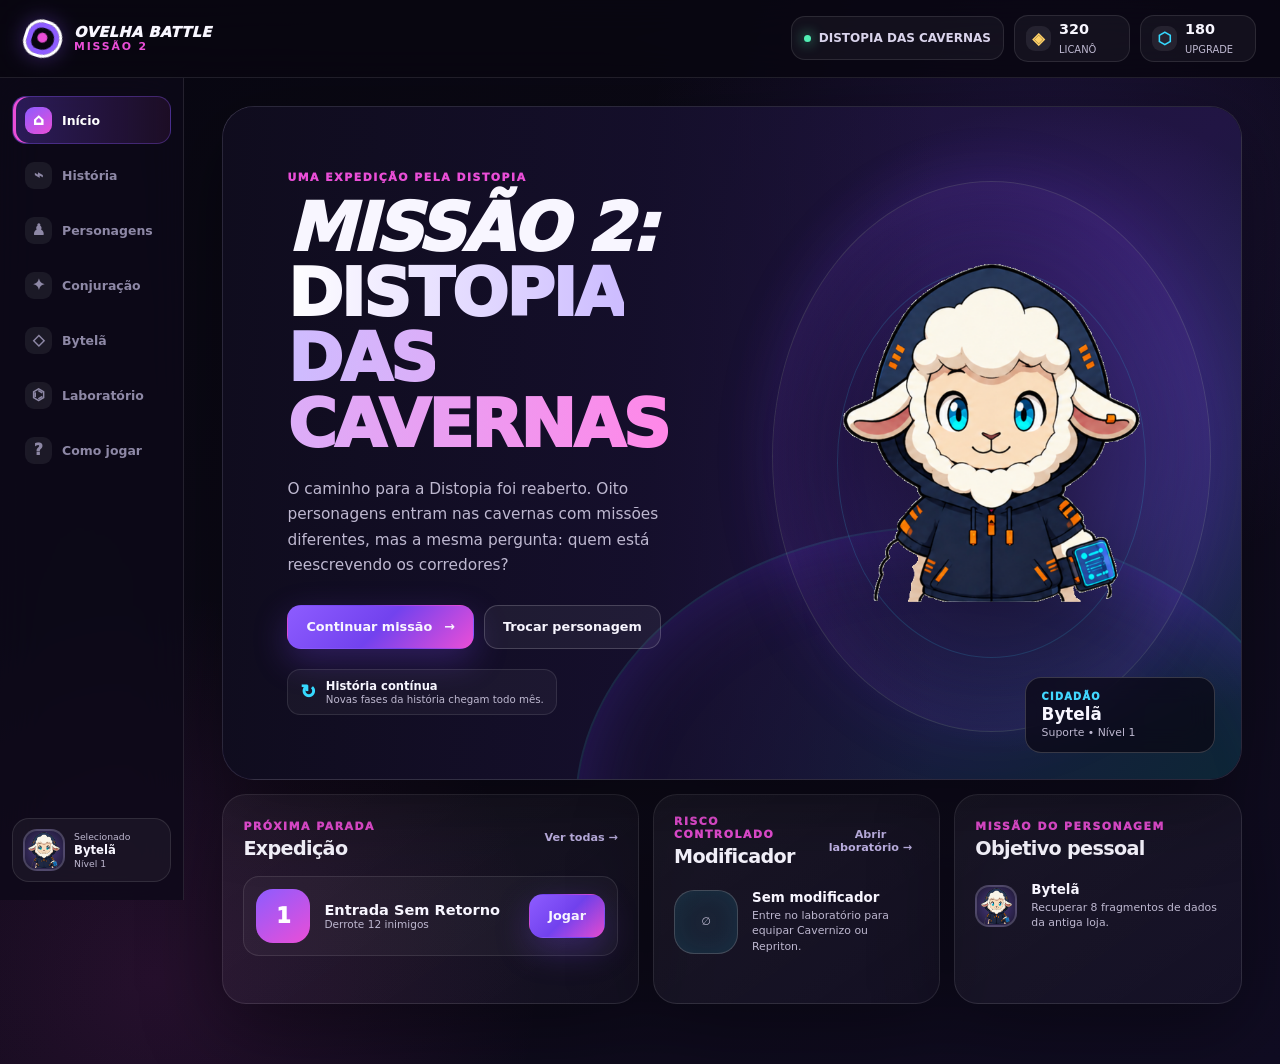
<file: Battle/HTML/ovelhabattle/index.html>
<!doctype html>
<html lang="pt-BR">
  <head>
    <meta charset="UTF-8" />
    <meta name="viewport" content="width=device-width, initial-scale=1.0, viewport-fit=cover" />
    <meta name="theme-color" content="#141126" />
    <meta
      name="description"
      content="Protótipo jogável de Ovelha Battle: Missão 2 — Distopia das Cavernas."
    />
    <title>Ovelha Battle: Missão 2</title>
    <link rel="manifest" href="manifest.webmanifest" />
    <link rel="icon" href="assets/sprites/bytela.png" />
    <link rel="stylesheet" href="css/style.css?v=0.4.0" />
  </head>
  <body>
    <div class="ambient ambient-one"></div>
    <div class="ambient ambient-two"></div>

    <div id="loading" class="loading-screen" aria-live="polite">
      <div class="loading-mark" aria-hidden="true">OB</div>
      <div>
        <strong>Mapeando a caverna…</strong>
        <span id="loading-status">Carregando game.json</span>
      </div>
    </div>

    <div id="app" class="app-shell is-hidden">
      <header class="topbar">
        <button class="brand" data-screen-target="home" aria-label="Voltar ao início">
          <span class="brand-orbit" aria-hidden="true"></span>
          <span>
            <strong>OVELHA BATTLE</strong>
            <small>MISSÃO 2</small>
          </span>
        </button>

        <div class="topbar-status">
          <div class="season-pill">
            <span class="pulse-dot"></span>
            <span>Distopia das Cavernas</span>
          </div>
          <div class="currency-pill currency-licano" title="Licanô: ganho vencendo batalhas">
            <span class="currency-icon">◈</span>
            <strong id="currency-licano">0</strong>
            <small>Licanô</small>
          </div>
          <div class="currency-pill currency-upgrade" title="Pontos usados para subir de nível">
            <span class="currency-icon">⬡</span>
            <strong id="currency-upgrade">0</strong>
            <small>Upgrade</small>
          </div>
        </div>
      </header>

      <aside class="sidebar" aria-label="Menu principal">
        <nav class="main-nav">
          <button class="nav-button is-active" data-screen-target="home">
            <span class="nav-icon">⌂</span><span>Início</span>
          </button>
          <button class="nav-button" data-screen-target="story">
            <span class="nav-icon">⌁</span><span>História</span>
          </button>
          <button class="nav-button" data-screen-target="roster">
            <span class="nav-icon">♟</span><span>Personagens</span>
          </button>
          <button class="nav-button" data-screen-target="summon">
            <span class="nav-icon">✦</span><span>Conjuração</span>
          </button>
          <button class="nav-button" data-screen-target="shop">
            <span class="nav-icon">◇</span><span>Bytelã</span>
          </button>
          <button class="nav-button" data-screen-target="lab">
            <span class="nav-icon">⌬</span><span>Laboratório</span>
          </button>
          <button class="nav-button" data-screen-target="guide">
            <span class="nav-icon">?</span><span>Como jogar</span>
          </button>
        </nav>

        <div class="sidebar-hero" id="sidebar-hero">
          <div class="mini-avatar" id="sidebar-avatar"></div>
          <div>
            <small>Selecionado</small>
            <strong id="sidebar-character-name">Gabriel</strong>
            <span id="sidebar-character-level">Nível 1</span>
          </div>
        </div>
      </aside>

      <main class="main-content" id="main-content">
        <section class="screen is-active" id="screen-home" data-screen="home">
          <div class="home-hero panel-dark">
            <div class="hero-copy">
              <span class="eyebrow">UMA EXPEDIÇÃO PELA DISTOPIA</span>
              <h1 id="home-title">Missão 2:<br /><em>Distopia das Cavernas</em></h1>
              <p id="home-intro"></p>
              <div class="hero-actions">
                <button class="button button-primary" id="continue-story-button">
                  <span>Continuar missão</span><b>→</b>
                </button>
                <button class="button button-secondary" data-screen-target="roster">
                  Trocar personagem
                </button>
              </div>
              <div class="monthly-note">
                <span>↻</span>
                <div><strong>História contínua</strong><small id="monthly-message"></small></div>
              </div>
            </div>
            <div class="hero-visual" id="home-hero-visual" aria-label="Personagem selecionado">
              <div class="cave-ring ring-one"></div>
              <div class="cave-ring ring-two"></div>
              <div class="hero-sprite-wrap" id="home-hero-sprite"></div>
              <div class="hero-stat-card">
                <span id="home-hero-rarity">CRIADOR</span>
                <strong id="home-hero-name">Gabriel</strong>
                <small id="home-hero-role">Controle • Nível 1</small>
              </div>
            </div>
          </div>

          <div class="dashboard-grid">
            <article class="dashboard-card next-phase-card">
              <div class="section-heading compact">
                <div><span class="eyebrow">PRÓXIMA PARADA</span><h2>Expedição</h2></div>
                <button class="text-button" data-screen-target="story">Ver todas →</button>
              </div>
              <div id="featured-phase"></div>
            </article>

            <article class="dashboard-card lab-status-card">
              <div class="section-heading compact">
                <div><span class="eyebrow">RISCO CONTROLADO</span><h2>Modificador</h2></div>
                <button class="text-button" data-screen-target="lab">Abrir laboratório →</button>
              </div>
              <div id="home-modifier-status"></div>
            </article>

            <article class="dashboard-card goals-card">
              <div class="section-heading compact">
                <div><span class="eyebrow">MISSÃO DO PERSONAGEM</span><h2>Objetivo pessoal</h2></div>
              </div>
              <div id="home-character-goal"></div>
            </article>
          </div>
        </section>

        <section class="screen" id="screen-story" data-screen="story">
          <div class="section-heading">
            <div>
              <span class="eyebrow">MODO HISTÓRIA • ATUALIZAÇÃO MENSAL</span>
              <h1>Caminhos da Distopia</h1>
              <p id="story-summary"></p>
            </div>
            <div class="progress-summary">
              <strong id="story-progress-value">0/5</strong>
              <span>fases concluídas</span>
            </div>
          </div>
          <div class="story-layout">
            <div class="phase-path" id="story-phase-grid"></div>
            <aside class="story-aside panel-dark">
              <span class="eyebrow">EQUIPE DA EXPEDIÇÃO</span>
              <h2>Objetivos individuais</h2>
              <p>Cada personagem lê a mesma fase de um jeito diferente.</p>
              <div class="story-character-list" id="story-character-list"></div>
            </aside>
          </div>
        </section>

        <section class="screen" id="screen-roster" data-screen="roster">
          <div class="section-heading">
            <div>
              <span class="eyebrow">ARQUIVO DE COMBATENTES</span>
              <h1>Personagens</h1>
              <p>Escolha seu personagem, suba de nível e encontre seu próximo visual.</p>
            </div>
            <div class="filter-row" id="rarity-filters"></div>
          </div>
          <div class="roster-layout">
            <div class="roster-grid" id="roster-grid"></div>
            <aside class="character-detail panel-dark" id="character-detail"></aside>
          </div>
        </section>

        <section class="screen" id="screen-summon" data-screen="summon">
          <div class="summon-stage panel-dark">
            <div class="summon-copy">
              <span class="eyebrow">CONTRATO SEM ALEATORIEDADE</span>
              <h1>Conjuração do Gabriel</h1>
              <p id="summon-description"></p>
              <div class="summon-rule">
                <span>✓</span>
                <div><strong>Você vê quem virá.</strong><small>O preço é fixo. Nada de caixa surpresa.</small></div>
              </div>
              <div class="summon-price" id="summon-price"></div>
              <button class="button button-primary button-wide" id="summon-button">Conjurar personagem</button>
            </div>
            <div class="summon-preview" id="summon-preview"></div>
          </div>
          <div class="summon-queue-wrap">
            <div class="section-heading compact">
              <div><span class="eyebrow">ORDEM PÚBLICA</span><h2>Próximas conjurações</h2></div>
            </div>
            <div class="summon-queue" id="summon-queue"></div>
          </div>
        </section>

        <section class="screen" id="screen-shop" data-screen="shop">
          <div class="shop-header panel-dark">
            <div class="shopkeeper" id="shopkeeper-visual"></div>
            <div>
              <span class="eyebrow">COMÉRCIO OFICIALMENTE QUESTIONÁVEL</span>
              <h1>Loja da Bytelã</h1>
              <p id="shop-subtitle"></p>
              <blockquote>“Não toque em nada iluminado… a menos que vá comprar.”</blockquote>
            </div>
          </div>
          <div class="shop-grid" id="shop-grid"></div>
        </section>

        <section class="screen" id="screen-lab" data-screen="lab">
          <div class="lab-header panel-dark">
            <div>
              <span class="eyebrow">ACESSO NÃO RECOMENDADO</span>
              <h1>Laboratório do Gabriel.AI</h1>
              <p id="lab-subtitle"></p>
            </div>
            <div class="lab-character" id="lab-character-visual"></div>
          </div>
          <div class="warning-banner"><span>!</span><strong>Itens banidos</strong><small>Equipe apenas um por batalha. O laboratório não aceita devolução.</small></div>
          <div class="lab-grid" id="lab-grid"></div>
        </section>

        <section class="screen" id="screen-guide" data-screen="guide">
          <div class="section-heading">
            <div>
              <span class="eyebrow">MANUAL DE SOBREVIVÊNCIA DIGITAL</span>
              <h1>Como jogar</h1>
              <p>O protótipo funciona com teclado, mouse e controles de toque.</p>
            </div>
          </div>
          <div class="guide-grid">
            <article class="guide-card"><span class="guide-number">01</span><h2>Movimente-se</h2><div class="key-cluster"><kbd>W</kbd><div><kbd>A</kbd><kbd>S</kbd><kbd>D</kbd></div></div><p>Use W, A, S e D. No celular, use o direcional virtual.</p></article>
            <article class="guide-card"><span class="guide-number">02</span><h2>Ataque</h2><div class="mouse-icon">●</div><p>Clique para atirar na direção do cursor. Segure ESPAÇO ou o botão ATACAR para disparar no inimigo mais próximo.</p></article>
            <article class="guide-card"><span class="guide-number">03</span><h2>Cumpra a fase</h2><div class="objective-icon">◎</div><p>Derrote, colete, sobreviva ou enfrente o chefe. Cada fase usa uma regra diferente.</p></article>
            <article class="guide-card"><span class="guide-number">04</span><h2>Evolua</h2><div class="objective-icon">⬡</div><p>Ganhe Licanô e pontos de upgrade. Personagens e modificadores ficam salvos neste dispositivo.</p></article>
          </div>
          <div class="data-note panel-dark">
            <div><span class="eyebrow">SUA EXPEDIÇÃO</span><h2>Progresso neste dispositivo</h2><p>Vitórias, níveis e itens ficam salvos neste navegador. Reinicie apenas se quiser começar uma nova expedição.</p></div>
            <button class="button button-danger" id="reset-progress-button">Reiniciar progresso local</button>
          </div>
        </section>
      </main>
    </div>

    <section id="battle-view" class="battle-view is-hidden" aria-label="Batalha">
      <canvas tabindex="0" aria-label="Arena de batalha. Use W A S D para andar e Espaço para atacar." id="game-canvas" width="1280" height="720"></canvas>
      <div class="battle-vignette"></div>
      <header class="battle-hud-top">
        <button id="battle-exit-button" class="hud-button" aria-label="Sair da batalha">←</button>
        <div class="battle-phase-title"><small id="battle-phase-kicker">FASE 1</small><strong id="battle-phase-name">Entrada sem retorno</strong></div>
        <div class="battle-timer"><span>◷</span><strong id="battle-timer-value">01:15</strong></div>
        <button id="battle-pause-button" class="hud-button" aria-label="Pausar">Ⅱ</button>
      </header>
      <div class="battle-objective">
        <span id="battle-objective-label">Derrote 12 invasores</span>
        <strong id="battle-objective-progress">0 / 12</strong>
        <div class="objective-bar"><i id="battle-objective-bar"></i></div>
      </div>
      <div class="battle-player-card">
        <div class="battle-avatar" id="battle-avatar"></div>
        <div><strong id="battle-character-name">Gabriel</strong><small id="battle-modifier-name">Sem modificador</small><div class="hp-bar"><i id="battle-hp-bar"></i></div><span id="battle-hp-text">3900 / 3900</span></div>
      </div>
      <div class="battle-feed" id="battle-feed" aria-live="polite"></div>
      <div class="touch-controls" id="touch-controls">
        <div class="dpad">
          <button aria-label="Andar para cima" data-touch-key="KeyW">▲</button>
          <button aria-label="Andar para a esquerda" data-touch-key="KeyA">◀</button>
          <button aria-label="Andar para baixo" data-touch-key="KeyS">▼</button>
          <button aria-label="Andar para a direita" data-touch-key="KeyD">▶</button>
        </div>
        <button class="attack-touch" id="touch-attack-button"><span>✦</span>ATACAR</button>
      </div>
      <div class="pause-card is-hidden" id="pause-card">
        <span class="eyebrow">TEMPO CONGELADO</span>
        <h2>Batalha pausada</h2>
        <button class="button button-primary" id="resume-button">Continuar</button>
        <button class="button button-secondary" id="pause-exit-button">Sair da fase</button>
      </div>
    </section>

    <dialog class="story-dialog" id="story-dialog" aria-labelledby="story-title">
      <header class="story-scene-header">
        <button class="text-button" data-story="back">← Voltar ao mapa</button>
        <span data-story="phase" class="eyebrow"></span>
        <button class="button button-secondary" data-story="voice" aria-pressed="true">Voz ligada</button>
      </header>
      <div class="story-scene-body">
        <div class="story-speaker-art"><img data-story="portrait" alt="" hidden /><span class="story-art-mark" aria-hidden="true">⌁</span></div>
        <div class="story-scene-copy">
          <span class="eyebrow" data-story="speaker"></span>
          <h2 id="story-title" data-story="title"></h2>
          <p data-story="text" class="story-line"></p>
          <div class="story-reading"><button class="text-button" data-story="listen">↻ Ouvir trecho</button><span data-story="count"></span></div>
          <div class="story-line-progress"><i data-story="progress"></i></div>
          <small data-story="status" role="status"></small>
        </div>
      </div>
      <footer class="story-scene-footer">
        <div class="story-mission"><small>SEU OBJETIVO</small><strong data-story="objective"></strong><span>O tempo começa ao entrar na batalha.</span></div>
        <div class="story-scene-actions"><button class="button button-secondary" data-story="previous">Anterior</button><button class="button button-primary" data-story="next" autofocus>Avançar →</button></div>
        <button class="text-button story-skip" data-story="skip">Pular história e jogar →</button>
      </footer>
    </dialog>

    <dialog class="game-dialog" id="game-dialog">
      <button class="dialog-close" id="dialog-close" aria-label="Fechar">×</button>
      <div id="dialog-content"></div>
    </dialog>

    <div class="toast-stack" id="toast-stack" aria-live="polite"></div>

    <script type="module" src="js/app.js?v=0.4.0"></script>
  </body>
</html>
</file>
<file: Battle/HTML/ovelhabattle/css/style.css>
:root {
  color-scheme: dark;
  --bg: #0b0915;
  --bg-soft: #121025;
  --panel: rgba(24, 20, 44, 0.9);
  --panel-solid: #18142c;
  --panel-light: #241d42;
  --line: rgba(255, 255, 255, 0.1);
  --line-strong: rgba(255, 255, 255, 0.18);
  --text: #f8f6ff;
  --muted: #beb8d0;
  --violet: #8d5cff;
  --violet-dark: #5f35d4;
  --magenta: #ea4ed7;
  --cyan: #36d9ff;
  --green: #52efb4;
  --gold: #ffd166;
  --orange: #ff884d;
  --danger: #ff5e76;
  --shadow: 0 22px 80px rgba(0, 0, 0, 0.38);
  --radius: 24px;
  --radius-small: 16px;
  --topbar-height: 78px;
  --sidebar-width: 184px;
}

* {
  box-sizing: border-box;
}

html {
  min-height: 100%;
  background: var(--bg);
}

body {
  min-width: 320px;
  min-height: 100vh;
  margin: 0;
  overflow-x: hidden;
  color: var(--text);
  background:
    radial-gradient(circle at 82% 18%, rgba(104, 62, 218, 0.18), transparent 30%),
    radial-gradient(circle at 12% 92%, rgba(214, 58, 192, 0.12), transparent 26%),
    linear-gradient(145deg, #080711 0%, #0d0a18 56%, #100c22 100%);
  font-family: Inter, ui-sans-serif, system-ui, -apple-system, BlinkMacSystemFont, "Segoe UI", sans-serif;
  -webkit-font-smoothing: antialiased;
}

button,
input,
select {
  font: inherit;
}

button {
  color: inherit;
}

button:focus-visible,
[tabindex]:focus-visible {
  outline: 3px solid var(--cyan);
  outline-offset: 3px;
}

img {
  display: block;
  max-width: 100%;
  user-select: none;
  -webkit-user-drag: none;
}

.is-hidden {
  display: none !important;
}

.ambient {
  position: fixed;
  z-index: -1;
  width: 430px;
  height: 430px;
  border-radius: 50%;
  opacity: 0.18;
  filter: blur(100px);
  pointer-events: none;
}

.ambient-one {
  top: 14%;
  right: -240px;
  background: var(--violet);
}

.ambient-two {
  bottom: -260px;
  left: 18%;
  background: var(--magenta);
}

.loading-screen {
  position: fixed;
  inset: 0;
  z-index: 1000;
  display: grid;
  place-content: center;
  grid-template-columns: auto auto;
  gap: 20px;
  background:
    radial-gradient(circle, rgba(109, 69, 233, 0.2), transparent 34%),
    #090711;
}

.loading-screen > div:last-child {
  display: grid;
  align-content: center;
  gap: 3px;
}

.loading-screen strong {
  font-size: 1.15rem;
}

.loading-screen span {
  color: var(--muted);
  font-size: 0.84rem;
}

.loading-mark {
  position: relative;
  display: grid;
  width: 64px;
  height: 64px;
  place-items: center;
  border: 2px solid rgba(255, 255, 255, 0.22);
  border-radius: 22px;
  background: linear-gradient(145deg, var(--violet), var(--magenta));
  box-shadow: 0 0 40px rgba(141, 92, 255, 0.46);
  font-weight: 1000;
  letter-spacing: -0.08em;
  transform: rotate(-8deg);
  animation: loadingPulse 1.4s ease-in-out infinite;
}

@keyframes loadingPulse {
  50% { transform: rotate(4deg) scale(1.06); }
}

.app-shell {
  display: grid;
  min-height: 100vh;
  grid-template-columns: var(--sidebar-width) minmax(0, 1fr);
  grid-template-rows: var(--topbar-height) minmax(0, 1fr);
}

.topbar {
  position: sticky;
  z-index: 50;
  top: 0;
  display: flex;
  height: var(--topbar-height);
  grid-column: 1 / -1;
  align-items: center;
  justify-content: space-between;
  padding: 0 24px;
  border-bottom: 1px solid var(--line);
  background: rgba(9, 7, 17, 0.85);
  backdrop-filter: blur(22px);
}

.brand {
  display: flex;
  align-items: center;
  gap: 12px;
  padding: 0;
  border: 0;
  background: none;
  cursor: pointer;
  text-align: left;
}

.brand span:last-child {
  display: grid;
}

.brand strong {
  font-size: 0.9rem;
  font-style: italic;
  font-weight: 1000;
  letter-spacing: 0.04em;
}

.brand small {
  color: var(--magenta);
  font-size: 0.68rem;
  font-weight: 900;
  letter-spacing: 0.17em;
}

.brand-orbit {
  position: relative;
  display: block;
  width: 38px;
  height: 38px;
  border: 3px solid white;
  border-radius: 48% 52% 56% 44%;
  box-shadow: inset 0 0 0 5px var(--violet), 0 0 20px rgba(141, 92, 255, 0.34);
  transform: rotate(18deg);
}

.brand-orbit::after {
  position: absolute;
  top: 10px;
  left: 10px;
  width: 10px;
  height: 10px;
  border-radius: 50%;
  background: var(--magenta);
  content: "";
}

.topbar-status {
  display: flex;
  align-items: center;
  gap: 10px;
}

.season-pill,
.currency-pill {
  display: flex;
  min-height: 44px;
  align-items: center;
  gap: 8px;
  padding: 7px 12px;
  border: 1px solid var(--line);
  border-radius: 14px;
  background: rgba(255, 255, 255, 0.045);
}

.season-pill {
  color: #d9d3eb;
  font-size: 0.75rem;
  font-weight: 800;
  text-transform: uppercase;
}

.pulse-dot {
  width: 7px;
  height: 7px;
  border-radius: 50%;
  background: var(--green);
  box-shadow: 0 0 13px var(--green);
  animation: pulse 1.8s infinite;
}

@keyframes pulse {
  50% { opacity: 0.45; }
}

.currency-pill {
  min-width: 116px;
  display: grid;
  grid-template-columns: 25px 1fr;
  grid-template-rows: auto auto;
  column-gap: 8px;
  padding: 6px 11px;
}

.currency-icon {
  display: grid;
  width: 25px;
  height: 25px;
  grid-row: 1 / -1;
  place-items: center;
  align-self: center;
  border-radius: 9px;
  background: rgba(255, 255, 255, 0.08);
  font-weight: 1000;
}

.currency-pill strong {
  align-self: end;
  font-size: 0.9rem;
  line-height: 1;
}

.currency-pill small {
  align-self: start;
  color: var(--muted);
  font-size: 0.62rem;
  line-height: 1;
  text-transform: uppercase;
}

.currency-licano .currency-icon { color: var(--gold); }
.currency-upgrade .currency-icon { color: var(--cyan); }

.sidebar {
  position: sticky;
  z-index: 40;
  top: var(--topbar-height);
  display: flex;
  height: calc(100vh - var(--topbar-height));
  flex-direction: column;
  justify-content: space-between;
  padding: 18px 12px;
  border-right: 1px solid var(--line);
  background: rgba(13, 10, 25, 0.78);
  backdrop-filter: blur(22px);
}

.main-nav {
  display: grid;
  gap: 7px;
}

.nav-button {
  position: relative;
  display: flex;
  min-height: 48px;
  align-items: center;
  gap: 10px;
  padding: 8px 12px;
  overflow: hidden;
  border: 1px solid transparent;
  border-radius: 14px;
  color: #8e88a6;
  background: transparent;
  cursor: pointer;
  font-size: 0.78rem;
  font-weight: 800;
  text-align: left;
  transition: 180ms ease;
}

.nav-button:hover {
  color: var(--text);
  background: rgba(255, 255, 255, 0.055);
}

.nav-button.is-active {
  border-color: rgba(141, 92, 255, 0.32);
  color: white;
  background: linear-gradient(90deg, rgba(112, 68, 231, 0.32), rgba(234, 78, 215, 0.08));
  box-shadow: inset 3px 0 0 var(--magenta);
}

.nav-icon {
  display: grid;
  width: 27px;
  height: 27px;
  flex: 0 0 27px;
  place-items: center;
  border-radius: 9px;
  background: rgba(255, 255, 255, 0.065);
  font-size: 0.95rem;
  font-weight: 1000;
}

.nav-button.is-active .nav-icon {
  color: white;
  background: linear-gradient(145deg, var(--violet), var(--magenta));
}

.sidebar-hero {
  display: flex;
  align-items: center;
  gap: 9px;
  padding: 10px;
  border: 1px solid var(--line);
  border-radius: 17px;
  background: rgba(255, 255, 255, 0.045);
}

.sidebar-hero > div:last-child {
  display: grid;
  min-width: 0;
  gap: 1px;
}

.sidebar-hero small,
.sidebar-hero span {
  color: var(--muted);
  font-size: 0.58rem;
}

.sidebar-hero strong {
  overflow: hidden;
  font-size: 0.73rem;
  text-overflow: ellipsis;
  white-space: nowrap;
}

.mini-avatar,
.battle-avatar {
  position: relative;
  display: grid;
  flex: 0 0 auto;
  place-items: center;
  overflow: hidden;
  border: 2px solid rgba(255, 255, 255, 0.17);
  border-radius: 14px;
  background: radial-gradient(circle, #4f3d88, #1c1730);
}

.mini-avatar {
  width: 42px;
  height: 42px;
}

.mini-avatar img,
.battle-avatar img {
  width: 100%;
  height: 100%;
  object-fit: cover;
  object-position: center 18%;
}

.main-content {
  min-width: 0;
  padding: 28px clamp(18px, 3vw, 46px) 60px;
}

.screen {
  display: none;
  width: min(1480px, 100%);
  margin: 0 auto;
  animation: screenIn 300ms ease both;
}

.screen.is-active {
  display: block;
}

@keyframes screenIn {
  from { opacity: 0; transform: translateY(9px); }
}

.panel-dark,
.dashboard-card,
.guide-card,
.shop-item,
.lab-item,
.phase-card,
.character-card {
  border: 1px solid var(--line);
  box-shadow: var(--shadow);
}

.panel-dark {
  background:
    linear-gradient(145deg, rgba(255, 255, 255, 0.055), transparent 45%),
    rgba(20, 16, 38, 0.93);
}

.eyebrow {
  display: inline-block;
  color: var(--magenta);
  font-size: 0.68rem;
  font-weight: 1000;
  letter-spacing: 0.14em;
  text-transform: uppercase;
}

h1,
h2,
h3,
p {
  margin-top: 0;
}

h1,
h2,
h3 {
  letter-spacing: -0.035em;
}

h1 {
  margin-bottom: 10px;
  font-size: clamp(2rem, 4vw, 4.8rem);
  line-height: 0.98;
}

h2 {
  margin-bottom: 8px;
}

p {
  color: var(--muted);
  line-height: 1.65;
}

.home-hero {
  position: relative;
  display: grid;
  min-height: 490px;
  grid-template-columns: minmax(0, 1.02fr) minmax(420px, 0.98fr);
  overflow: hidden;
  border-radius: 32px;
  isolation: isolate;
}

.home-hero::before {
  position: absolute;
  z-index: -1;
  inset: 0;
  background:
    linear-gradient(90deg, rgba(15, 12, 29, 0.96) 0%, rgba(19, 14, 40, 0.84) 42%, transparent 70%),
    radial-gradient(circle at 82% 48%, rgba(124, 77, 247, 0.42), transparent 36%),
    linear-gradient(135deg, #17102c, #211544 60%, #0d2636);
  content: "";
}

.home-hero::after {
  position: absolute;
  z-index: -1;
  right: -7%;
  bottom: -46%;
  width: 72%;
  height: 83%;
  border: 2px solid rgba(78, 221, 255, 0.12);
  border-radius: 50%;
  box-shadow: inset 0 0 80px rgba(94, 54, 218, 0.3);
  content: "";
}

.hero-copy {
  z-index: 2;
  display: flex;
  flex-direction: column;
  justify-content: center;
  padding: clamp(30px, 5vw, 70px);
}

.hero-copy h1 {
  max-width: 680px;
  margin: 12px 0 20px;
  font-size: clamp(2.4rem, 5.2vw, 5.4rem);
  font-style: italic;
  font-weight: 1000;
  text-transform: uppercase;
}

.hero-copy h1 em {
  color: transparent;
  background: linear-gradient(90deg, #fff, #cdbdff 38%, #ff87e8);
  background-clip: text;
  font-style: normal;
}

.hero-copy > p {
  max-width: 610px;
  font-size: 0.96rem;
}

.hero-actions {
  display: flex;
  flex-wrap: wrap;
  gap: 10px;
  margin: 11px 0 20px;
}

.button {
  display: inline-flex;
  min-height: 46px;
  align-items: center;
  justify-content: center;
  gap: 12px;
  padding: 11px 18px;
  border: 1px solid transparent;
  border-radius: 14px;
  cursor: pointer;
  font-size: 0.8rem;
  font-weight: 900;
  transition: transform 160ms ease, filter 160ms ease, background 160ms ease;
}

.button:hover:not(:disabled) {
  filter: brightness(1.12);
  transform: translateY(-2px);
}

.button:active:not(:disabled) {
  transform: translateY(0);
}

.button:disabled {
  cursor: not-allowed;
  filter: saturate(0.3);
  opacity: 0.48;
}

.button-primary {
  background: linear-gradient(135deg, var(--violet), #7242ee 50%, var(--magenta));
  box-shadow: 0 12px 34px rgba(111, 65, 225, 0.32);
}

.button-secondary {
  border-color: var(--line-strong);
  background: rgba(255, 255, 255, 0.055);
}

.button-danger {
  border-color: rgba(255, 94, 118, 0.35);
  color: #ff9baa;
  background: rgba(255, 94, 118, 0.1);
}

.button-wide { width: 100%; }

.text-button {
  padding: 7px 0;
  border: 0;
  color: #c2b5e8;
  background: none;
  cursor: pointer;
  font-size: 0.7rem;
  font-weight: 900;
}

.monthly-note,
.summon-rule {
  display: flex;
  width: max-content;
  max-width: 100%;
  align-items: center;
  gap: 10px;
  padding: 9px 12px;
  border: 1px solid var(--line);
  border-radius: 13px;
  background: rgba(255, 255, 255, 0.04);
}

.monthly-note > span,
.summon-rule > span {
  color: var(--cyan);
  font-size: 1.15rem;
  font-weight: 1000;
}

.monthly-note div,
.summon-rule div {
  display: grid;
}

.monthly-note strong,
.summon-rule strong { font-size: 0.72rem; }
.monthly-note small,
.summon-rule small { color: var(--muted); font-size: 0.64rem; }

.hero-visual {
  position: relative;
  min-height: 490px;
}

.cave-ring {
  position: absolute;
  border: 1px solid rgba(255, 255, 255, 0.13);
  border-radius: 50%;
}

.ring-one {
  inset: 11% 6% 7%;
  box-shadow: inset 0 0 90px rgba(139, 75, 244, 0.2), 0 0 60px rgba(89, 44, 202, 0.16);
}

.ring-two {
  inset: 24% 19% 18%;
  border-color: rgba(56, 217, 255, 0.18);
}

.hero-sprite-wrap {
  position: absolute;
  z-index: 2;
  inset: 4% 2% 7%;
  display: grid;
  place-items: center;
  filter: drop-shadow(0 30px 44px rgba(0, 0, 0, 0.48));
}

.hero-sprite-wrap img {
  width: min(94%, 620px);
  height: min(94%, 620px);
  object-fit: contain;
  animation: heroFloat 4s ease-in-out infinite;
}

@keyframes heroFloat {
  50% { transform: translateY(-8px) rotate(0.5deg); }
}

.hero-stat-card {
  position: absolute;
  z-index: 4;
  right: 26px;
  bottom: 26px;
  display: grid;
  min-width: 190px;
  gap: 2px;
  padding: 13px 16px;
  border: 1px solid var(--line-strong);
  border-radius: 16px;
  background: rgba(10, 8, 20, 0.74);
  backdrop-filter: blur(12px);
}

.hero-stat-card span {
  color: var(--gold);
  font-size: 0.61rem;
  font-weight: 1000;
  letter-spacing: 0.13em;
}

.hero-stat-card strong { font-size: 1.05rem; }
.hero-stat-card small { color: var(--muted); font-size: 0.68rem; }

.dashboard-grid {
  display: grid;
  grid-template-columns: 1.45fr 1fr 1fr;
  gap: 14px;
  margin-top: 14px;
}

.dashboard-card {
  min-height: 210px;
  padding: 20px;
  border-radius: var(--radius);
  background: linear-gradient(145deg, rgba(255, 255, 255, 0.052), rgba(255, 255, 255, 0.025));
}

.section-heading {
  display: flex;
  align-items: end;
  justify-content: space-between;
  gap: 24px;
  margin-bottom: 26px;
}

.section-heading h1 {
  margin: 7px 0 5px;
  font-size: clamp(2.2rem, 4vw, 4rem);
  font-style: italic;
  font-weight: 1000;
  text-transform: uppercase;
}

.section-heading p { margin: 0; }

.section-heading.compact {
  align-items: center;
  margin-bottom: 16px;
}

.section-heading.compact h2 {
  margin: 3px 0 0;
  font-size: 1.2rem;
}

.featured-phase {
  display: grid;
  grid-template-columns: auto 1fr auto;
  align-items: center;
  gap: 14px;
  padding: 12px;
  border: 1px solid var(--line);
  border-radius: 16px;
  background: rgba(255, 255, 255, 0.035);
}

.featured-phase-index {
  display: grid;
  width: 54px;
  height: 54px;
  place-items: center;
  border-radius: 17px;
  color: white;
  background: linear-gradient(145deg, var(--violet), var(--magenta));
  font-size: 1.3rem;
  font-weight: 1000;
}

.featured-phase div:nth-child(2) { min-width: 0; }
.featured-phase strong { display: block; font-size: 0.91rem; }
.featured-phase small { display: block; overflow: hidden; color: var(--muted); font-size: 0.66rem; text-overflow: ellipsis; white-space: nowrap; }

.home-modifier,
.home-goal {
  display: flex;
  align-items: center;
  gap: 14px;
  margin-top: 22px;
}

.status-orb {
  display: grid;
  width: 64px;
  height: 64px;
  flex: 0 0 64px;
  place-items: center;
  border: 1px solid var(--line-strong);
  border-radius: 20px;
  color: var(--cyan);
  background: rgba(54, 217, 255, 0.08);
  box-shadow: inset 0 0 24px rgba(54, 217, 255, 0.08);
  font-size: 1.8rem;
}

.home-modifier div,
.home-goal div { display: grid; gap: 3px; }
.home-modifier strong,
.home-goal strong { font-size: 0.84rem; }
.home-modifier span,
.home-goal span { color: var(--muted); font-size: 0.68rem; line-height: 1.45; }

.progress-summary {
  display: grid;
  min-width: 140px;
  padding: 14px 18px;
  border: 1px solid var(--line);
  border-radius: 16px;
  background: rgba(255, 255, 255, 0.04);
  text-align: right;
}

.progress-summary strong { color: var(--cyan); font-size: 1.25rem; }
.progress-summary span { color: var(--muted); font-size: 0.63rem; text-transform: uppercase; }

.story-layout {
  display: grid;
  grid-template-columns: minmax(0, 1fr) 330px;
  gap: 22px;
  align-items: start;
}

.phase-path {
  position: relative;
  display: grid;
  gap: 14px;
}

.phase-path::before {
  position: absolute;
  z-index: -1;
  top: 30px;
  bottom: 30px;
  left: 35px;
  width: 2px;
  background: linear-gradient(var(--violet), rgba(141, 92, 255, 0.08));
  content: "";
}

.phase-card {
  position: relative;
  display: grid;
  grid-template-columns: 70px minmax(0, 1fr) auto;
  align-items: center;
  gap: 18px;
  min-height: 128px;
  padding: 16px 18px;
  overflow: hidden;
  border-radius: 22px;
  background:
    linear-gradient(90deg, color-mix(in srgb, var(--phase-color) 14%, transparent), transparent 48%),
    rgba(255, 255, 255, 0.038);
  transition: 180ms ease;
}

.phase-card:hover:not(.is-locked) {
  border-color: color-mix(in srgb, var(--phase-color) 45%, transparent);
  transform: translateX(4px);
}

.phase-card::after {
  position: absolute;
  top: -70px;
  right: 8%;
  width: 180px;
  height: 180px;
  border-radius: 50%;
  background: var(--phase-color);
  content: "";
  filter: blur(85px);
  opacity: 0.12;
}

.phase-card.is-locked {
  filter: saturate(0.25);
  opacity: 0.62;
}

.phase-card.is-complete {
  box-shadow: inset 4px 0 0 var(--green), var(--shadow);
}

.phase-index {
  position: relative;
  z-index: 2;
  display: grid;
  width: 58px;
  height: 58px;
  place-items: center;
  border: 2px solid color-mix(in srgb, var(--phase-color) 60%, white 10%);
  border-radius: 19px;
  background: color-mix(in srgb, var(--phase-color) 28%, #131022);
  font-size: 1.4rem;
  font-weight: 1000;
}

.phase-main {
  position: relative;
  z-index: 2;
  min-width: 0;
}

.phase-main h2 { margin: 3px 0 4px; font-size: 1.08rem; }
.phase-main p { margin: 0 0 9px; overflow: hidden; font-size: 0.72rem; text-overflow: ellipsis; white-space: nowrap; }
.phase-kicker { color: var(--phase-color); font-size: 0.6rem; font-weight: 1000; letter-spacing: 0.11em; text-transform: uppercase; }

.phase-meta {
  display: flex;
  flex-wrap: wrap;
  gap: 7px;
}

.meta-chip {
  padding: 5px 8px;
  border: 1px solid var(--line);
  border-radius: 9px;
  color: #cbc6da;
  background: rgba(0, 0, 0, 0.16);
  font-size: 0.61rem;
  font-weight: 800;
}

.phase-actions {
  position: relative;
  z-index: 2;
  display: grid;
  min-width: 130px;
  gap: 8px;
  justify-items: stretch;
}

.phase-reward {
  display: flex;
  justify-content: center;
  gap: 8px;
  color: var(--gold);
  font-size: 0.66rem;
  font-weight: 900;
}

.story-aside {
  position: sticky;
  top: calc(var(--topbar-height) + 22px);
  padding: 24px;
  border-radius: 26px;
}

.story-aside h2 { margin: 6px 0 8px; }
.story-aside > p { font-size: 0.76rem; }

.story-character-list {
  display: grid;
  max-height: 500px;
  gap: 8px;
  overflow: auto;
  padding-right: 4px;
}

.story-character-row {
  display: grid;
  grid-template-columns: 42px minmax(0, 1fr);
  gap: 10px;
  align-items: center;
  padding: 8px;
  border: 1px solid var(--line);
  border-radius: 13px;
  background: rgba(255, 255, 255, 0.035);
}

.story-character-row .mini-avatar { width: 40px; height: 40px; }
.story-character-row div:last-child { min-width: 0; }
.story-character-row strong { display: block; font-size: 0.7rem; }
.story-character-row span { display: -webkit-box; overflow: hidden; color: var(--muted); font-size: 0.59rem; line-height: 1.35; -webkit-box-orient: vertical; -webkit-line-clamp: 2; }

.filter-row {
  display: flex;
  max-width: 58%;
  flex-wrap: wrap;
  justify-content: flex-end;
  gap: 6px;
}

.filter-button {
  padding: 7px 10px;
  border: 1px solid var(--line);
  border-radius: 10px;
  color: var(--muted);
  background: rgba(255, 255, 255, 0.035);
  cursor: pointer;
  font-size: 0.62rem;
  font-weight: 900;
}

.filter-button.is-active {
  border-color: rgba(141, 92, 255, 0.5);
  color: white;
  background: rgba(141, 92, 255, 0.18);
}

.roster-layout {
  display: grid;
  grid-template-columns: minmax(0, 1fr) 380px;
  gap: 22px;
  align-items: start;
}

.roster-grid {
  display: grid;
  grid-template-columns: repeat(auto-fill, minmax(215px, 1fr));
  gap: 12px;
}

.character-card {
  position: relative;
  display: grid;
  min-height: 215px;
  aspect-ratio: 1.18 / 1;
  grid-template-rows: 1fr auto;
  overflow: hidden;
  border: 1px solid color-mix(in srgb, var(--rarity) 34%, var(--line));
  border-radius: 18px;
  background:
    radial-gradient(circle at 50% 32%, color-mix(in srgb, var(--rarity) 30%, transparent), transparent 47%),
    linear-gradient(160deg, #251d40, #151226 70%);
  cursor: pointer;
  transition: 180ms ease;
}

.character-card:hover:not(.is-locked) {
  border-color: color-mix(in srgb, var(--rarity) 60%, transparent);
  transform: translateY(-4px);
}

.character-card:hover:not(.is-locked) .character-art img { transform: scale(1.08); }

.character-card.is-selected {
  box-shadow: inset 0 0 0 2px var(--rarity), 0 20px 60px rgba(0, 0, 0, 0.35);
}

.character-card.is-locked {
  cursor: default;
  filter: saturate(0.3);
}

.character-art {
  position: relative;
  display: grid;
  min-height: 150px;
  place-items: center;
  padding: 0;
  overflow: hidden;
  background:
    linear-gradient(180deg, color-mix(in srgb, var(--rarity) 16%, transparent), transparent 62%),
    radial-gradient(circle at 50% 30%, color-mix(in srgb, var(--rarity) 24%, transparent), transparent 66%);
}

.character-art::after {
  position: absolute;
  inset: 0;
  background: linear-gradient(180deg, transparent 56%, rgba(7, 6, 14, 0.62));
  content: "";
  pointer-events: none;
}

.character-art img {
  width: 100%;
  height: 100%;
  object-fit: cover;
  object-position: center 14%;
  filter: drop-shadow(0 16px 18px rgba(0, 0, 0, 0.38));
  transform: scale(1.03);
  transition: transform 180ms ease;
}

.token-art {
  display: grid;
  width: 120px;
  height: 120px;
  place-items: center;
  border: 5px solid rgba(255, 255, 255, 0.23);
  border-radius: 45% 55% 48% 52%;
  color: white;
  background: linear-gradient(145deg, var(--token), var(--token-accent));
  box-shadow: inset 0 0 0 8px rgba(0, 0, 0, 0.16), 0 20px 40px rgba(0, 0, 0, 0.25);
  font-size: 2.1rem;
  font-weight: 1000;
  transform: rotate(-6deg);
}

.locked-cover {
  position: absolute;
  z-index: 3;
  inset: 0;
  display: grid;
  place-content: center;
  gap: 4px;
  background: rgba(7, 6, 14, 0.54);
  backdrop-filter: blur(4px);
  text-align: center;
}

.locked-cover span { font-size: 1.4rem; }
.locked-cover small { color: #d6d0e5; font-size: 0.63rem; font-weight: 900; text-transform: uppercase; }

.character-card-info {
  position: relative;
  z-index: 4;
  display: grid;
  grid-template-columns: 1fr auto;
  align-items: end;
  padding: 10px 12px 12px;
  border-top: 2px solid color-mix(in srgb, var(--rarity) 72%, transparent);
  background: rgba(7, 6, 14, 0.68);
  backdrop-filter: blur(8px);
}

.character-card-info small { color: var(--rarity); font-size: 0.57rem; font-weight: 1000; text-transform: uppercase; }
.character-card-info strong { display: block; margin-top: 2px; font-size: 0.88rem; }
.character-card-info > span { color: var(--muted); font-size: 0.62rem; }

.character-detail {
  position: sticky;
  top: calc(var(--topbar-height) + 22px);
  min-height: 560px;
  padding: 24px;
  border-radius: 28px;
}

.detail-hero {
  position: relative;
  display: grid;
  height: 220px;
  place-items: center;
  overflow: hidden;
  border: 1px solid var(--line);
  border-radius: 21px;
  background: radial-gradient(circle, color-mix(in srgb, var(--rarity) 28%, transparent), transparent 60%);
}

.detail-hero img { width: 100%; height: 100%; object-fit: contain; object-position: center 12%; }
.detail-hero .token-art { width: 150px; height: 150px; }

.detail-rarity {
  display: inline-flex;
  margin-top: 18px;
  padding: 5px 8px;
  border: 1px solid color-mix(in srgb, var(--rarity) 55%, transparent);
  border-radius: 8px;
  color: var(--rarity);
  background: color-mix(in srgb, var(--rarity) 10%, transparent);
  font-size: 0.6rem;
  font-weight: 1000;
  text-transform: uppercase;
}

.character-detail h2 { margin: 8px 0 4px; font-size: 1.7rem; }
.detail-role { color: var(--cyan); font-size: 0.69rem; font-weight: 900; }
.character-detail > p { margin: 10px 0 16px; font-size: 0.74rem; }

.stat-grid {
  display: grid;
  grid-template-columns: repeat(4, 1fr);
  gap: 7px;
  margin: 12px 0;
}

.stat-box {
  display: grid;
  gap: 2px;
  padding: 9px 7px;
  border: 1px solid var(--line);
  border-radius: 11px;
  background: rgba(255, 255, 255, 0.035);
  text-align: center;
}

.stat-box span { color: var(--muted); font-size: 0.5rem; text-transform: uppercase; }
.stat-box strong { font-size: 0.72rem; }

.upgrade-row {
  display: grid;
  grid-template-columns: 1fr auto;
  align-items: center;
  gap: 10px;
  margin: 14px 0;
  padding: 11px;
  border: 1px solid var(--line);
  border-radius: 13px;
  background: rgba(255, 255, 255, 0.035);
}

.upgrade-row div { display: grid; }
.upgrade-row strong { font-size: 0.72rem; }
.upgrade-row small { color: var(--muted); font-size: 0.58rem; }

.skin-list {
  display: grid;
  gap: 7px;
  margin-top: 16px;
}

.skin-option {
  display: grid;
  min-height: 48px;
  grid-template-columns: 42px 1fr auto;
  align-items: center;
  gap: 9px;
  padding: 6px;
  border: 1px solid var(--line);
  border-radius: 12px;
  color: inherit;
  background: rgba(255, 255, 255, 0.03);
  cursor: pointer;
  text-align: left;
}

.skin-option.is-active {
  border-color: rgba(82, 239, 180, 0.45);
  background: rgba(82, 239, 180, 0.075);
}

.skin-option:disabled { cursor: default; opacity: 0.48; }
.skin-option img { width: 40px; height: 40px; border-radius: 8px; object-fit: cover; object-position: center 16%; }
.skin-option strong { font-size: 0.66rem; }
.skin-option span { color: var(--muted); font-size: 0.58rem; }

.summon-stage {
  display: grid;
  min-height: 540px;
  grid-template-columns: minmax(320px, 0.78fr) minmax(420px, 1.22fr);
  overflow: hidden;
  border-radius: 32px;
}

.summon-copy {
  display: flex;
  flex-direction: column;
  justify-content: center;
  padding: clamp(30px, 5vw, 70px);
  background: linear-gradient(145deg, rgba(79, 44, 160, 0.32), transparent 62%);
}

.summon-copy h1 {
  margin: 8px 0 14px;
  font-size: clamp(2.3rem, 4vw, 4.5rem);
  font-style: italic;
  font-weight: 1000;
  text-transform: uppercase;
}

.summon-copy > p { font-size: 0.8rem; }
.summon-copy .summon-rule { margin: 8px 0 18px; }

.summon-price {
  display: flex;
  align-items: end;
  gap: 8px;
  margin-bottom: 10px;
}

.summon-price strong { color: var(--gold); font-size: 1.8rem; }
.summon-price span { padding-bottom: 4px; color: var(--muted); font-size: 0.67rem; text-transform: uppercase; }

.summon-preview {
  position: relative;
  display: grid;
  place-items: center;
  overflow: hidden;
  background:
    radial-gradient(circle at 50% 50%, rgba(219, 75, 255, 0.34), transparent 28%),
    repeating-radial-gradient(circle at 50% 50%, transparent 0 56px, rgba(255, 255, 255, 0.05) 57px 58px),
    linear-gradient(145deg, #21123c, #101b39);
}

.summon-preview::before {
  position: absolute;
  inset: 13%;
  border: 2px solid rgba(255, 255, 255, 0.1);
  border-radius: 50%;
  content: "";
  box-shadow: 0 0 80px rgba(141, 92, 255, 0.25);
  animation: summonSpin 16s linear infinite;
}

@keyframes summonSpin {
  to { transform: rotate(360deg); }
}

.summon-character {
  position: relative;
  z-index: 2;
  display: grid;
  width: min(82%, 510px);
  justify-items: center;
}

.summon-character img { width: min(380px, 82%); height: 340px; object-fit: contain; filter: drop-shadow(0 32px 40px rgba(0, 0, 0, 0.55)); }
.summon-character .token-art { width: 230px; height: 230px; font-size: 4rem; }

.summon-nameplate {
  display: grid;
  min-width: 230px;
  justify-items: center;
  margin-top: -12px;
  padding: 11px 18px;
  border: 1px solid var(--line-strong);
  border-radius: 16px;
  background: rgba(7, 5, 16, 0.74);
  backdrop-filter: blur(12px);
}

.summon-nameplate span { color: var(--rarity); font-size: 0.59rem; font-weight: 1000; letter-spacing: 0.15em; }
.summon-nameplate strong { font-size: 1.2rem; }

.summon-queue-wrap { margin-top: 22px; }
.summon-queue { display: grid; grid-template-columns: repeat(6, minmax(120px, 1fr)); gap: 9px; }

.queue-card {
  position: relative;
  display: grid;
  min-height: 120px;
  place-items: center;
  padding: 10px;
  border: 1px solid var(--line);
  border-radius: 17px;
  background: rgba(255, 255, 255, 0.035);
  text-align: center;
}

.queue-card .mini-avatar { width: 58px; height: 58px; }
.queue-card strong { margin-top: 6px; font-size: 0.67rem; }
.queue-card small { color: var(--muted); font-size: 0.54rem; }
.queue-card.is-next { border-color: rgba(255, 209, 102, 0.45); box-shadow: inset 0 0 24px rgba(255, 209, 102, 0.07); }

.shop-header,
.lab-header {
  position: relative;
  display: grid;
  min-height: 285px;
  overflow: hidden;
  border-radius: 30px;
}

.shop-header {
  grid-template-columns: 330px minmax(0, 1fr);
  align-items: center;
  padding: 24px clamp(30px, 5vw, 70px) 24px 0;
  background:
    radial-gradient(circle at 15% 45%, rgba(230, 62, 214, 0.38), transparent 30%),
    linear-gradient(120deg, #371843, #18132f 55%, #112238);
}

.shopkeeper,
.lab-character {
  align-self: stretch;
  display: grid;
  place-items: center;
}

.shopkeeper img,
.lab-character img {
  width: 310px;
  height: 310px;
  object-fit: contain;
  filter: drop-shadow(0 20px 30px rgba(0, 0, 0, 0.44));
}

.shop-header h1,
.lab-header h1 { margin: 6px 0 10px; font-size: clamp(2.3rem, 4vw, 4.3rem); font-style: italic; font-weight: 1000; text-transform: uppercase; }
.shop-header p,
.lab-header p { max-width: 680px; margin-bottom: 13px; font-size: 0.8rem; }
.shop-header blockquote { display: inline-block; margin: 0; padding: 9px 13px; border-left: 3px solid var(--magenta); color: #ded8ec; background: rgba(255, 255, 255, 0.04); font-size: 0.7rem; }

.shop-grid,
.lab-grid {
  display: grid;
  grid-template-columns: repeat(auto-fill, minmax(235px, 1fr));
  gap: 12px;
  margin-top: 18px;
}

.shop-item,
.lab-item {
  position: relative;
  display: flex;
  min-height: 255px;
  flex-direction: column;
  padding: 20px;
  overflow: hidden;
  border-radius: 22px;
  background:
    linear-gradient(150deg, rgba(255, 255, 255, 0.07), transparent 50%),
    rgba(24, 20, 44, 0.9);
}

.shop-item::before,
.lab-item::before {
  position: absolute;
  top: -50px;
  right: -50px;
  width: 150px;
  height: 150px;
  border-radius: 50%;
  background: var(--item-color, var(--magenta));
  content: "";
  filter: blur(75px);
  opacity: 0.22;
}

.item-icon {
  position: relative;
  z-index: 2;
  display: grid;
  width: 68px;
  height: 68px;
  place-items: center;
  border: 1px solid var(--line-strong);
  border-radius: 21px;
  color: var(--item-color, var(--cyan));
  background: color-mix(in srgb, var(--item-color, var(--cyan)) 11%, #17132a);
  box-shadow: inset 0 0 30px color-mix(in srgb, var(--item-color, var(--cyan)) 9%, transparent);
  font-size: 2rem;
}

.shop-item h3,
.lab-item h3 { position: relative; z-index: 2; margin: 17px 0 7px; font-size: 1rem; }
.shop-item p,
.lab-item p { position: relative; z-index: 2; flex: 1; margin-bottom: 14px; font-size: 0.68rem; }

.item-footer {
  position: relative;
  z-index: 2;
  display: grid;
  grid-template-columns: 1fr auto;
  align-items: center;
  gap: 8px;
}

.item-price { color: var(--gold); font-size: 0.78rem; font-weight: 1000; }
.owned-label { color: var(--green); font-size: 0.62rem; font-weight: 1000; text-transform: uppercase; }

.lab-header {
  grid-template-columns: minmax(0, 1fr) 360px;
  align-items: center;
  padding: 35px 0 35px clamp(30px, 5vw, 70px);
  background:
    radial-gradient(circle at 85% 45%, rgba(59, 213, 255, 0.27), transparent 28%),
    linear-gradient(120deg, #101c33, #17122f 58%, #36164c);
}

.warning-banner {
  display: grid;
  grid-template-columns: 42px auto 1fr;
  align-items: center;
  gap: 10px;
  margin-top: 15px;
  padding: 11px 14px;
  border: 1px solid rgba(255, 94, 118, 0.24);
  border-radius: 15px;
  background: rgba(255, 94, 118, 0.07);
}

.warning-banner > span {
  display: grid;
  width: 34px;
  height: 34px;
  place-items: center;
  border-radius: 11px;
  color: #1a0d13;
  background: var(--danger);
  font-weight: 1000;
}

.warning-banner strong { color: #ff9aac; font-size: 0.8rem; text-transform: uppercase; }
.warning-banner small { color: var(--muted); font-size: 0.68rem; }

.effect-list {
  display: grid;
  gap: 5px;
  margin: 0 0 14px;
  padding: 0;
  list-style: none;
}

.effect-list li { color: #c8c2d8; font-size: 0.63rem; }
.effect-list li::before { margin-right: 6px; color: var(--item-color); content: "+"; font-weight: 1000; }

.lab-item.is-equipped { border-color: color-mix(in srgb, var(--item-color) 55%, transparent); box-shadow: inset 0 0 0 1px var(--item-color), var(--shadow); }

.guide-grid {
  display: grid;
  grid-template-columns: repeat(4, 1fr);
  gap: 12px;
}

.guide-card {
  position: relative;
  min-height: 300px;
  padding: 22px;
  overflow: hidden;
  border-radius: 22px;
  background: linear-gradient(145deg, rgba(255, 255, 255, 0.055), rgba(255, 255, 255, 0.025));
}

.guide-number { color: var(--magenta); font-size: 0.63rem; font-weight: 1000; letter-spacing: 0.16em; }
.guide-card h2 { margin-top: 12px; font-size: 1.25rem; }
.guide-card p { margin-top: 20px; font-size: 0.7rem; }

.key-cluster {
  display: grid;
  justify-items: center;
  gap: 5px;
  margin: 25px 0;
}

.key-cluster > div { display: flex; gap: 5px; }
kbd {
  display: grid;
  width: 43px;
  height: 43px;
  place-items: center;
  border: 1px solid var(--line-strong);
  border-bottom-width: 4px;
  border-radius: 10px;
  color: white;
  background: #25203b;
  box-shadow: 0 8px 18px rgba(0, 0, 0, 0.28);
  font-family: inherit;
  font-size: 0.83rem;
  font-weight: 1000;
}

.mouse-icon,
.objective-icon {
  display: grid;
  width: 92px;
  height: 92px;
  place-items: center;
  margin: 25px auto;
  border: 2px solid rgba(255, 255, 255, 0.18);
  border-radius: 46px;
  color: var(--cyan);
  background: rgba(54, 217, 255, 0.07);
  box-shadow: inset 0 0 34px rgba(54, 217, 255, 0.08);
  font-size: 2rem;
}

.data-note {
  display: flex;
  align-items: center;
  justify-content: space-between;
  gap: 22px;
  margin-top: 20px;
  padding: 25px;
  border-radius: 22px;
}

.data-note h2 { margin: 6px 0 4px; }
.data-note p { margin: 0; font-size: 0.7rem; }
code { color: var(--cyan); font-family: "SFMono-Regular", Consolas, monospace; }

.battle-view {
  position: fixed;
  z-index: 500;
  inset: 0;
  overflow: hidden;
  background: #0a0812;
}

#game-canvas {
  display: block;
  width: 100%;
  height: 100%;
  touch-action: none;
}

.battle-vignette {
  position: absolute;
  inset: 0;
  background: radial-gradient(circle, transparent 55%, rgba(4, 2, 10, 0.46) 100%);
  pointer-events: none;
}

.battle-hud-top {
  position: absolute;
  top: max(14px, env(safe-area-inset-top));
  left: 16px;
  right: 16px;
  display: grid;
  grid-template-columns: 48px 1fr auto 48px;
  align-items: center;
  gap: 10px;
  pointer-events: none;
}

.battle-hud-top > * { pointer-events: auto; }

.hud-button {
  display: grid;
  width: 46px;
  height: 46px;
  place-items: center;
  border: 1px solid rgba(255, 255, 255, 0.18);
  border-radius: 15px;
  color: white;
  background: rgba(10, 8, 20, 0.72);
  backdrop-filter: blur(12px);
  cursor: pointer;
  font-size: 1rem;
  font-weight: 1000;
}

.battle-phase-title,
.battle-timer,
.battle-objective,
.battle-player-card {
  border: 1px solid rgba(255, 255, 255, 0.15);
  background: rgba(10, 8, 20, 0.72);
  box-shadow: 0 12px 35px rgba(0, 0, 0, 0.25);
  backdrop-filter: blur(12px);
}

.battle-phase-title {
  display: grid;
  width: max-content;
  max-width: 100%;
  padding: 8px 13px;
  border-radius: 14px;
}

.battle-phase-title small { color: var(--magenta); font-size: 0.55rem; font-weight: 1000; letter-spacing: 0.13em; }
.battle-phase-title strong { overflow: hidden; font-size: 0.76rem; text-overflow: ellipsis; white-space: nowrap; }

.battle-timer {
  display: flex;
  min-width: 94px;
  align-items: center;
  justify-content: center;
  gap: 7px;
  padding: 11px 14px;
  border-radius: 14px;
}

.battle-timer span { color: var(--cyan); }
.battle-timer strong { font-variant-numeric: tabular-nums; }

.battle-objective {
  position: absolute;
  top: max(84px, calc(env(safe-area-inset-top) + 72px));
  left: 50%;
  display: grid;
  min-width: min(390px, calc(100vw - 32px));
  grid-template-columns: 1fr auto;
  gap: 6px 15px;
  padding: 10px 14px;
  border-radius: 14px;
  transform: translateX(-50%);
}

.battle-objective span { font-size: 0.65rem; font-weight: 900; }
.battle-objective strong { color: var(--gold); font-size: 0.68rem; }
.objective-bar { height: 5px; grid-column: 1 / -1; overflow: hidden; border-radius: 5px; background: rgba(255, 255, 255, 0.1); }
.objective-bar i { display: block; width: 0; height: 100%; border-radius: inherit; background: linear-gradient(90deg, var(--violet), var(--magenta)); transition: width 200ms ease; }

.battle-player-card {
  position: absolute;
  bottom: max(18px, env(safe-area-inset-bottom));
  left: 18px;
  display: grid;
  min-width: 255px;
  grid-template-columns: 58px 1fr;
  align-items: center;
  gap: 10px;
  padding: 8px 10px;
  border-radius: 17px;
}

.battle-avatar { width: 56px; height: 56px; }
.battle-player-card > div:last-child { display: grid; grid-template-columns: 1fr auto; gap: 1px 8px; }
.battle-player-card strong { font-size: 0.75rem; }
.battle-player-card small { align-self: center; color: var(--cyan); font-size: 0.52rem; text-align: right; }
.battle-player-card span { color: var(--muted); font-size: 0.52rem; }
.hp-bar { height: 6px; grid-column: 1 / -1; overflow: hidden; border-radius: 5px; background: rgba(255, 255, 255, 0.1); }
.hp-bar i { display: block; width: 100%; height: 100%; border-radius: inherit; background: linear-gradient(90deg, #34dc96, #8bffb3); transition: width 150ms ease; }

.battle-feed {
  position: absolute;
  top: 145px;
  right: 18px;
  display: grid;
  width: min(260px, 38vw);
  gap: 5px;
  justify-items: end;
  pointer-events: none;
}

.feed-item {
  padding: 7px 10px;
  border: 1px solid rgba(255, 255, 255, 0.11);
  border-radius: 10px;
  color: #e8e3f3;
  background: rgba(10, 8, 20, 0.68);
  font-size: 0.59rem;
  animation: feedIn 250ms ease both;
}

@keyframes feedIn { from { opacity: 0; transform: translateX(10px); } }

.pause-card {
  position: absolute;
  z-index: 10;
  top: 50%;
  left: 50%;
  display: grid;
  width: min(380px, calc(100vw - 32px));
  gap: 9px;
  padding: 28px;
  border: 1px solid var(--line-strong);
  border-radius: 24px;
  background: rgba(13, 10, 25, 0.92);
  box-shadow: 0 30px 100px rgba(0, 0, 0, 0.55);
  backdrop-filter: blur(18px);
  transform: translate(-50%, -50%);
  text-align: center;
}

.pause-card h2 { margin: 3px 0 14px; }

.touch-controls {
  position: absolute;
  right: 24px;
  bottom: max(22px, env(safe-area-inset-bottom));
  left: 24px;
  display: none;
  align-items: end;
  justify-content: space-between;
  pointer-events: none;
}

.dpad {
  display: grid;
  width: 156px;
  height: 156px;
  grid-template-columns: repeat(3, 1fr);
  grid-template-rows: repeat(3, 1fr);
  pointer-events: auto;
}

.dpad button,
.attack-touch {
  border: 1px solid rgba(255, 255, 255, 0.2);
  color: white;
  background: rgba(16, 13, 31, 0.7);
  backdrop-filter: blur(10px);
  touch-action: none;
}

.dpad button { border-radius: 14px; }
.dpad button:nth-child(1) { grid-column: 2; grid-row: 1; }
.dpad button:nth-child(2) { grid-column: 1; grid-row: 2; }
.dpad button:nth-child(3) { grid-column: 2; grid-row: 3; }
.dpad button:nth-child(4) { grid-column: 3; grid-row: 2; }

.attack-touch {
  display: grid;
  width: 100px;
  height: 100px;
  place-items: center;
  border: 3px solid rgba(255, 255, 255, 0.22);
  border-radius: 50%;
  background: linear-gradient(145deg, rgba(120, 72, 244, 0.85), rgba(227, 64, 209, 0.78));
  box-shadow: 0 0 40px rgba(151, 80, 246, 0.32);
  font-size: 0.6rem;
  font-weight: 1000;
  pointer-events: auto;
}

.attack-touch span { font-size: 1.4rem; }

.game-dialog {
  width: min(560px, calc(100vw - 28px));
  padding: 0;
  overflow: visible;
  border: 1px solid var(--line-strong);
  border-radius: 27px;
  color: var(--text);
  background: #17132b;
  box-shadow: 0 35px 120px rgba(0, 0, 0, 0.7);
}

.game-dialog::backdrop {
  background: rgba(5, 3, 10, 0.74);
  backdrop-filter: blur(9px);
}

.dialog-close {
  position: absolute;
  z-index: 3;
  top: -12px;
  right: -12px;
  display: grid;
  width: 38px;
  height: 38px;
  place-items: center;
  border: 2px solid rgba(255, 255, 255, 0.18);
  border-radius: 13px;
  color: white;
  background: #2d2545;
  cursor: pointer;
  font-size: 1.2rem;
  font-weight: 1000;
}

.dialog-body {
  display: grid;
  justify-items: center;
  padding: 32px;
  text-align: center;
}

.dialog-icon {
  display: grid;
  width: 78px;
  height: 78px;
  place-items: center;
  margin-bottom: 15px;
  border: 1px solid var(--line-strong);
  border-radius: 25px;
  color: var(--dialog-color, var(--cyan));
  background: color-mix(in srgb, var(--dialog-color, var(--cyan)) 12%, #17132b);
  box-shadow: 0 0 40px color-mix(in srgb, var(--dialog-color, var(--cyan)) 18%, transparent);
  font-size: 2.2rem;
}

.dialog-body h2 { margin: 3px 0 8px; font-size: 1.8rem; }
.dialog-body p { max-width: 430px; font-size: 0.75rem; }
.dialog-actions { display: flex; width: 100%; justify-content: center; gap: 9px; margin-top: 12px; }

.reward-list {
  display: flex;
  flex-wrap: wrap;
  justify-content: center;
  gap: 8px;
  margin: 8px 0 4px;
}

.reward-chip {
  display: grid;
  min-width: 110px;
  gap: 2px;
  padding: 10px;
  border: 1px solid var(--line);
  border-radius: 13px;
  background: rgba(255, 255, 255, 0.035);
}

.reward-chip strong { color: var(--gold); }
.reward-chip span { color: var(--muted); font-size: 0.56rem; text-transform: uppercase; }

.toast-stack {
  position: fixed;
  z-index: 1200;
  right: 18px;
  bottom: 18px;
  display: grid;
  width: min(350px, calc(100vw - 36px));
  gap: 8px;
  pointer-events: none;
}

.toast {
  display: grid;
  grid-template-columns: 34px 1fr;
  align-items: center;
  gap: 10px;
  padding: 11px 13px;
  border: 1px solid var(--line-strong);
  border-radius: 14px;
  background: rgba(20, 16, 38, 0.94);
  box-shadow: 0 18px 55px rgba(0, 0, 0, 0.4);
  backdrop-filter: blur(12px);
  animation: toastIn 250ms ease both;
}

.toast > span {
  display: grid;
  width: 32px;
  height: 32px;
  place-items: center;
  border-radius: 10px;
  color: var(--toast-color, var(--cyan));
  background: color-mix(in srgb, var(--toast-color, var(--cyan)) 12%, transparent);
  font-weight: 1000;
}

.toast strong { display: block; font-size: 0.69rem; }
.toast small { color: var(--muted); font-size: 0.58rem; }

@keyframes toastIn { from { opacity: 0; transform: translateY(8px); } }

@media (max-width: 1180px) {
  :root { --sidebar-width: 86px; }
  .nav-button { justify-content: center; padding: 8px; }
  .nav-button > span:last-child { display: none; }
  .sidebar-hero { justify-content: center; }
  .sidebar-hero > div:last-child { display: none; }
  .dashboard-grid { grid-template-columns: 1fr 1fr; }
  .goals-card { grid-column: 1 / -1; }
  .guide-grid { grid-template-columns: repeat(2, 1fr); }
  .summon-queue { grid-template-columns: repeat(3, 1fr); }
}

@media (max-width: 980px) {
  :root { --sidebar-width: 0px; }
  .app-shell { display: block; padding-bottom: 78px; }
  .topbar { position: sticky; height: 68px; padding: 0 14px; }
  .season-pill { display: none; }
  .currency-pill { min-width: auto; }
  .currency-pill small { display: none; }
  .sidebar {
    position: fixed;
    z-index: 80;
    top: auto;
    right: 10px;
    bottom: max(8px, env(safe-area-inset-bottom));
    left: 10px;
    display: block;
    width: auto;
    height: 64px;
    padding: 7px;
    border: 1px solid var(--line-strong);
    border-radius: 20px;
    background: rgba(13, 10, 25, 0.9);
  }
  .main-nav { display: grid; height: 100%; grid-template-columns: repeat(7, 1fr); gap: 2px; }
  .nav-button { min-height: auto; border-radius: 13px; }
  .nav-icon { width: 32px; height: 32px; flex-basis: 32px; }
  .sidebar-hero { display: none; }
  .main-content { padding: 20px 15px 35px; }
  .home-hero { min-height: 680px; grid-template-columns: 1fr; }
  .hero-copy { justify-content: start; padding: 34px 28px 0; }
  .hero-copy h1 { font-size: clamp(2.3rem, 8vw, 4.3rem); }
  .hero-visual { min-height: 330px; }
  .hero-stat-card { right: 18px; bottom: 16px; }
  .story-layout,
  .roster-layout { grid-template-columns: 1fr; }
  .story-aside,
  .character-detail { position: static; }
  .summon-stage { grid-template-columns: 1fr; }
  .summon-preview { min-height: 450px; }
  .shop-header { grid-template-columns: 250px 1fr; }
  .lab-header { grid-template-columns: 1fr 280px; }
}

@media (max-width: 680px) {
  .brand strong { font-size: 0.7rem; }
  .brand small { font-size: 0.54rem; }
  .brand-orbit { width: 32px; height: 32px; }
  .topbar-status { gap: 5px; }
  .currency-pill { min-height: 39px; grid-template-columns: 22px auto; padding: 5px 8px; }
  .currency-icon { width: 22px; height: 22px; }
  .currency-pill strong { font-size: 0.76rem; }
  .nav-button:nth-child(7) { display: none; }
  .main-nav { grid-template-columns: repeat(6, 1fr); }
  .home-hero { min-height: 640px; }
  .hero-copy { padding: 26px 20px 0; }
  .hero-copy > p { font-size: 0.79rem; }
  .hero-actions .button { flex: 1 1 180px; }
  .monthly-note { width: 100%; }
  .hero-visual { min-height: 280px; }
  .dashboard-grid,
  .guide-grid { grid-template-columns: 1fr; }
  .goals-card { grid-column: auto; }
  .section-heading { display: grid; align-items: start; }
  .section-heading h1 { font-size: 2.4rem; }
  .progress-summary { width: 100%; text-align: left; }
  .filter-row { max-width: none; justify-content: flex-start; }
  .phase-card { grid-template-columns: 54px 1fr; gap: 11px; }
  .phase-index { width: 50px; height: 50px; }
  .phase-actions { grid-column: 1 / -1; grid-template-columns: 1fr 1fr; }
  .phase-main p { white-space: normal; }
  .roster-grid { grid-template-columns: repeat(2, minmax(0, 1fr)); }
  .character-card { min-height: 190px; }
  .character-art { min-height: 125px; }
  .character-art img { width: 100%; height: 100%; }
  .token-art { width: 100px; height: 100px; }
  .character-card-info > span { display: none; }
  .summon-copy { padding: 30px 22px; }
  .summon-copy h1 { font-size: 2.5rem; }
  .summon-preview { min-height: 360px; }
  .summon-character img { height: 280px; }
  .summon-queue { grid-template-columns: repeat(2, 1fr); }
  .shop-header,
  .lab-header { grid-template-columns: 1fr; padding: 25px; text-align: center; }
  .shopkeeper,
  .lab-character { height: 200px; grid-row: 2; }
  .shopkeeper img,
  .lab-character img { width: 230px; height: 230px; }
  .shop-header blockquote { text-align: left; }
  .warning-banner { grid-template-columns: 34px 1fr; }
  .warning-banner small { grid-column: 1 / -1; }
  .data-note { display: grid; }
  .battle-hud-top { grid-template-columns: 42px 1fr 42px; }
  .battle-hud-top .battle-timer { position: absolute; top: 58px; right: 0; }
  .battle-phase-title { width: auto; }
  .battle-objective { top: 126px; }
  .battle-player-card { right: 14px; bottom: 13px; left: 14px; min-width: 0; }
  .battle-feed { top: 184px; width: 55vw; }
  .dialog-body { padding: 27px 20px; }
  .dialog-actions { display: grid; }
}

@media (pointer: coarse), (max-width: 820px) {
  .touch-controls { display: flex; }
  .battle-player-card { bottom: max(188px, calc(env(safe-area-inset-bottom) + 174px)); }
}

@media (prefers-reduced-motion: reduce) {
  *, *::before, *::after {
    scroll-behavior: auto !important;
    animation-duration: 0.001ms !important;
    animation-iteration-count: 1 !important;
    transition-duration: 0.001ms !important;
  }
}

/* Leitura, toque e cenas da história. */
.button, .filter-button, .text-button { min-height: 44px; }
button { touch-action: manipulation; }
.phase-main p, .section-heading p, .effect-list { line-height: 1.6; }
.dpad button, .attack-touch { touch-action: none; }
.dpad button.is-pressed, .attack-touch.is-pressed { background: #7963ca; transform: scale(.94); }
#game-canvas:focus { outline: none; }
.story-dialog {
  width: min(940px, calc(100% - 32px)); max-height: calc(100dvh - 32px);
  padding: 0; color: var(--text); border: 1px solid #655584; border-radius: 24px;
  background: #151126; box-shadow: 0 32px 100px #000a; overflow: auto;
}
.story-dialog::backdrop { background: #06050ddb; backdrop-filter: blur(10px); }
.story-scene-header { display: flex; align-items: center; justify-content: space-between; gap: 16px; padding: 18px 28px; border-bottom: 1px solid var(--line); }
.story-scene-header .eyebrow { font-size: .7rem; }
.story-scene-body { display: grid; grid-template-columns: 32% 1fr; gap: 32px; padding: 32px; align-items: center; }
.story-speaker-art { position: relative; isolation: isolate; border: 1px solid #ffffff1a; overflow: hidden; min-height: 260px; border-radius: 20px; background: radial-gradient(ellipse at 50% 80%, var(--story-color), #201934 75%); }
.story-speaker-art img { position: absolute; inset: 0; width: 100%; height: 100%; object-fit: cover; z-index: 1; }
.story-speaker-art img[hidden] { display: none; }
.story-art-mark { display: grid; min-height: 260px; place-items: center; font-size: 8rem; color: #ffffff50; }
.story-scene-copy { min-width: 0; }
.story-scene-copy h2 { margin: 12px 0 18px; font-size: clamp(1.55rem, 3vw, 2.3rem); line-height: 1.15; overflow-wrap: anywhere; }
.story-line { min-height: 100px; font-size: clamp(1rem, 2vw, 1.2rem); line-height: 1.75; color: #ece5f7; }
.story-reading { display: flex; align-items: center; justify-content: space-between; gap: 12px; color: var(--muted); font-variant-numeric: tabular-nums; }
.story-line-progress { height: 4px; border-radius: 4px; background: #ffffff12; margin: 8px 0 12px; overflow: hidden; }
.story-line-progress i { display: block; height: 100%; background: var(--story-color); transition: width .2s; }
.story-scene-copy [role="status"] { display: block; min-height: 36px; line-height: 1.5; color: var(--muted); }
.story-scene-footer { display: grid; grid-template-columns: 1fr auto; gap: 10px 24px; padding: 24px 32px; background: #0e0b1a; border-top: 1px solid var(--line); }
.story-mission { display: grid; gap: 7px; }
.story-mission small { color: #c9bbf8; font-size: .65rem; letter-spacing: .12em; }
.story-mission strong { font-size: .95rem; }
.story-mission span { color: var(--muted); font-size: .8rem; }
.story-scene-actions { display: flex; align-items: center; gap: 10px; }
.story-skip { grid-column: 1 / -1; justify-self: end; color: #ded3ff; text-decoration: underline; text-underline-offset: 4px; }
@media (max-width: 640px) {
  .story-dialog { width: calc(100% - 20px); max-height: calc(100dvh - 20px); border-radius: 18px; }
  .story-scene-header { padding: 12px 16px; gap: 8px; flex-wrap: wrap; }
  .story-scene-header .eyebrow { order: -1; flex-basis: 100%; }
  .story-scene-header .button { padding: 10px 14px; }
  .story-scene-body { padding: 20px; grid-template-columns: 1fr; gap: 16px; }
  .story-speaker-art { display: none; }
  .story-line { min-height: 0; }
  .story-scene-footer { padding: 20px; grid-template-columns: 1fr; }
  .story-scene-actions { margin-top: 8px; }
  .story-scene-actions .button { flex: 1; }
  .story-skip { justify-self: center; }
  .phase-card .button { min-width: 90px; }
}
@media (max-height: 550px) and (orientation: landscape) {
  .story-scene-header { padding: 8px 20px; }
  .story-scene-body { padding: 16px 24px; grid-template-columns: 100px 1fr; gap: 20px; }
  .story-speaker-art, .story-art-mark { min-height: 120px; }
  .story-line { min-height: 0; margin: 10px 0; }
  .story-scene-copy h2 { font-size: 1.4rem; margin: 8px 0; }
  .story-scene-footer { padding: 12px 24px; }
}
</file>
